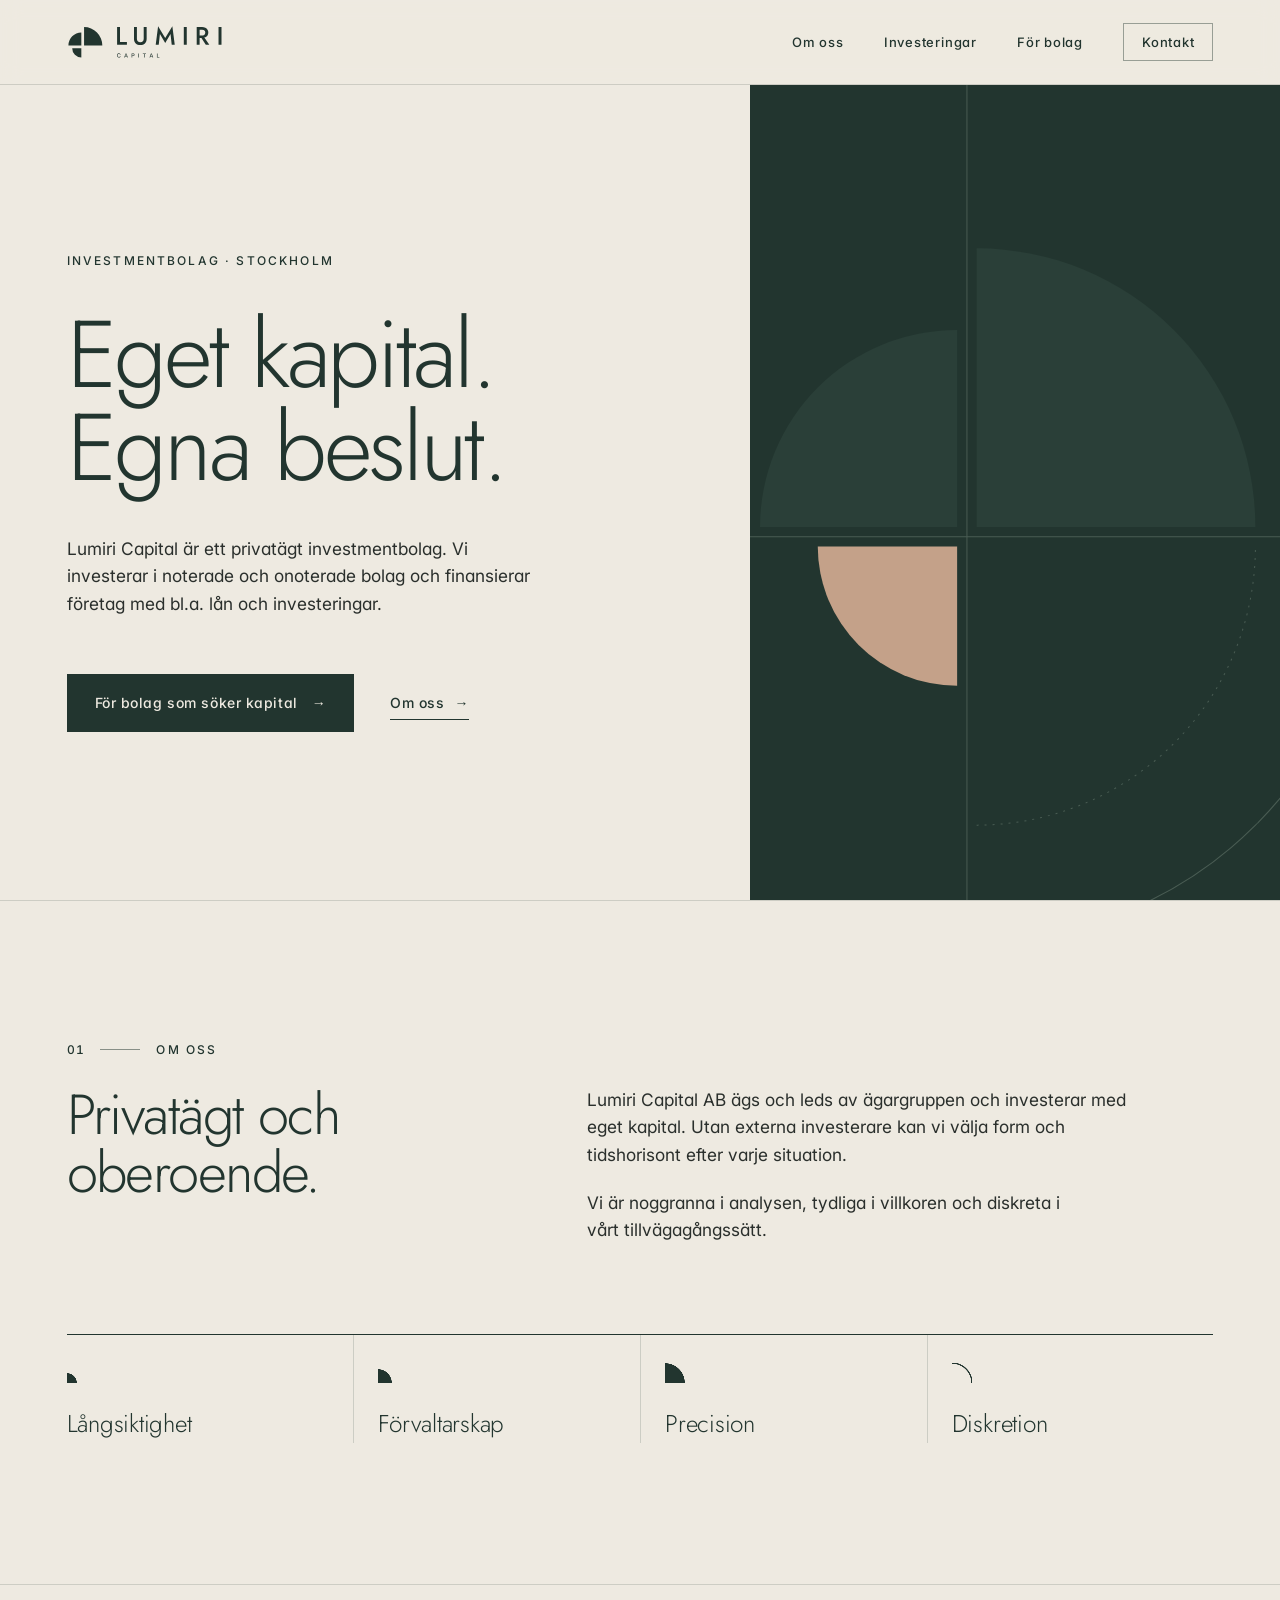
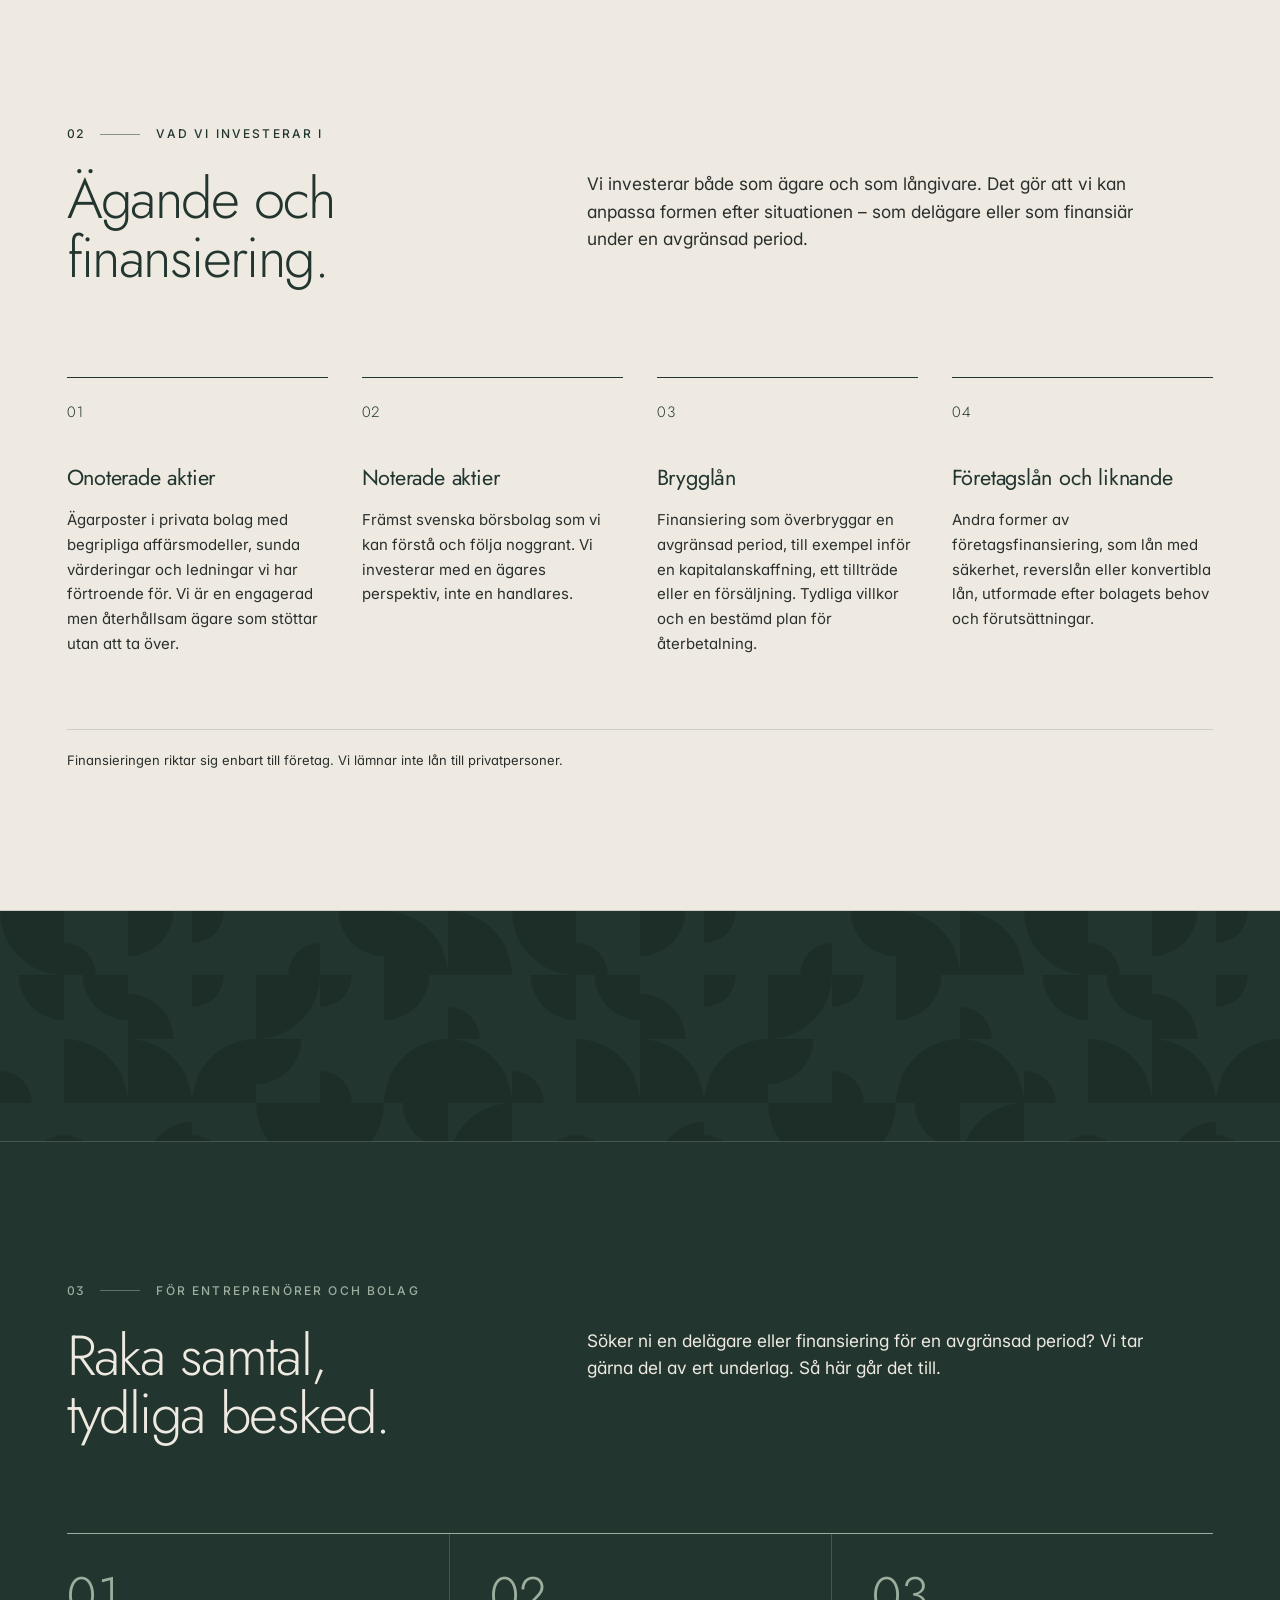
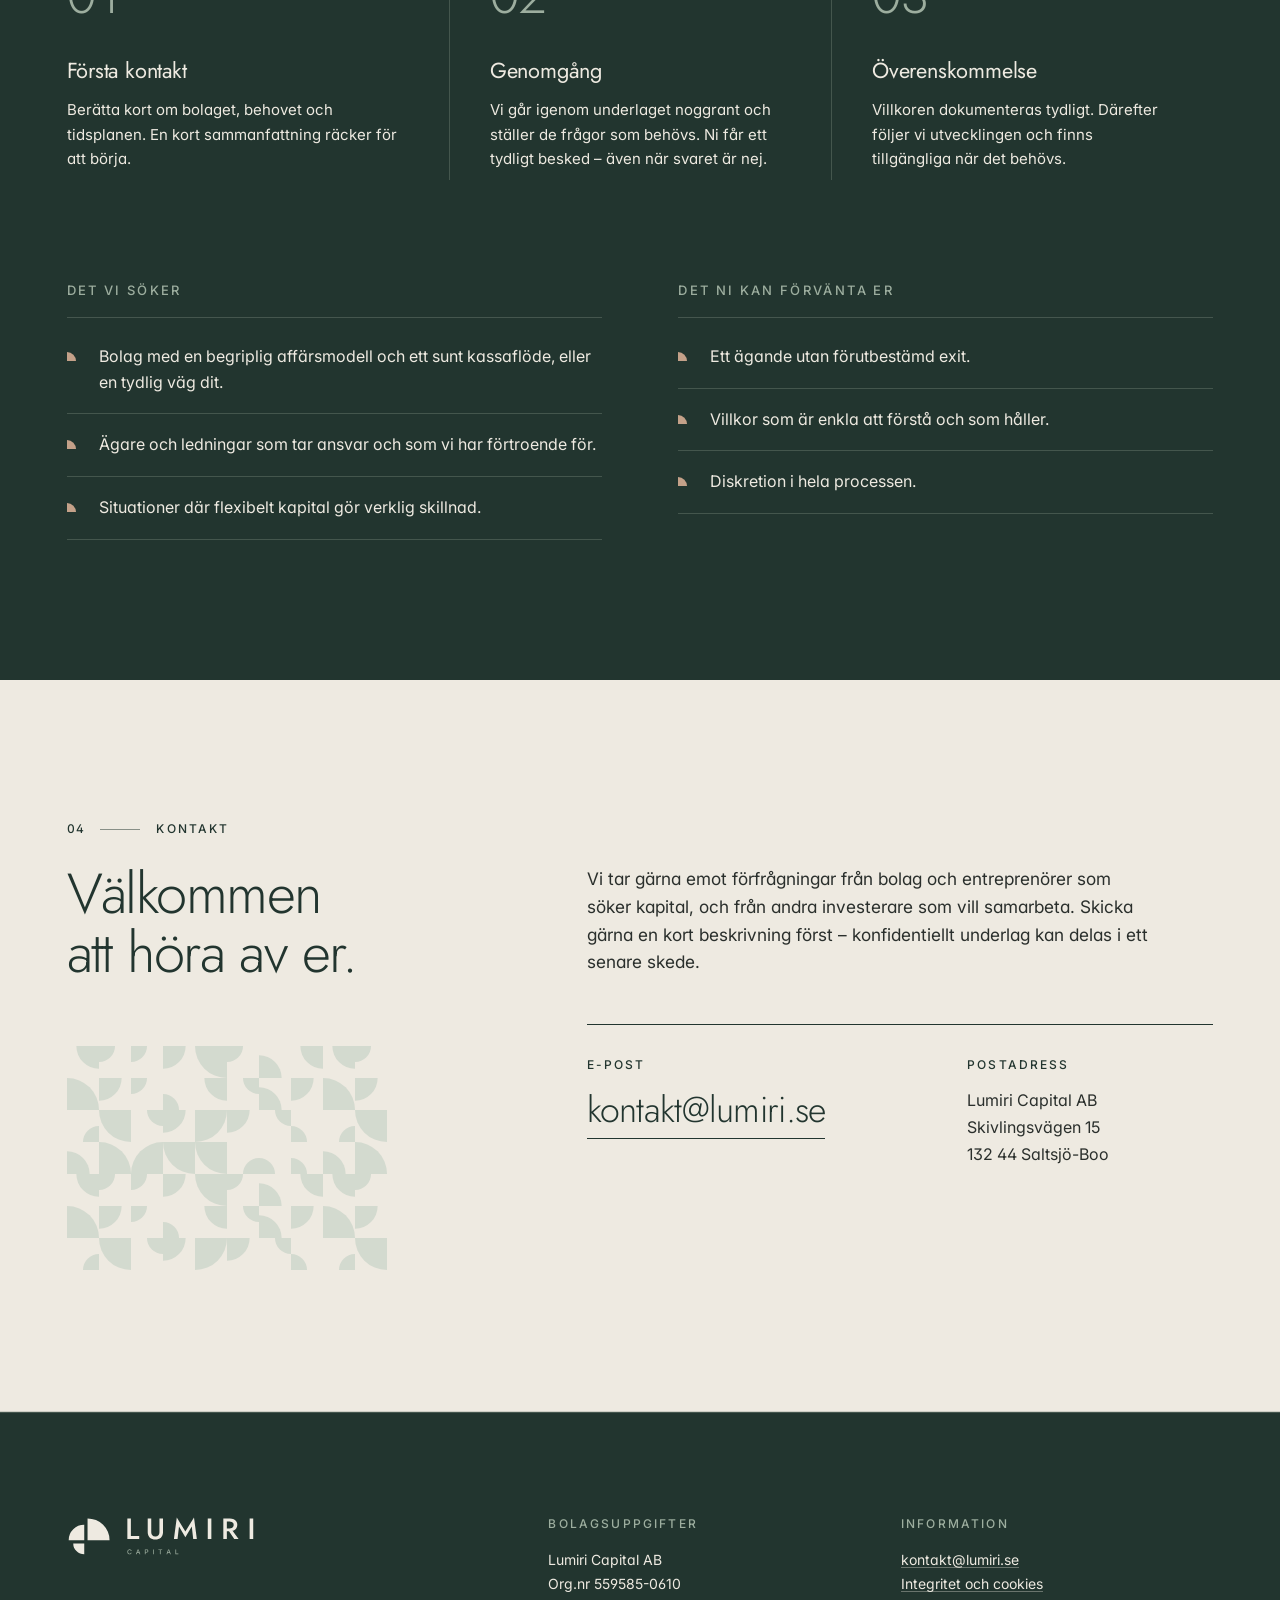
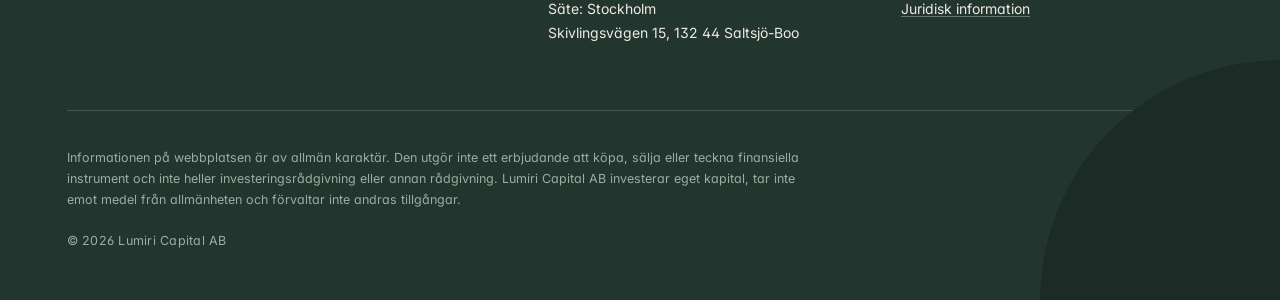
<file: index.html>
<!doctype html>
<html lang="sv">
<head>
<meta charset="utf-8">
<meta name="viewport" content="width=device-width, initial-scale=1">
<title>Lumiri Capital – investmentbolag</title>
<meta name="description" content="Lumiri Capital AB är ett privatägt investmentbolag som investerar i noterade och onoterade bolag och finansierar företag.">
<link rel="canonical" href="https://lumiri.se/">
<meta name="theme-color" content="#22352F">
<meta property="og:type" content="website">
<meta property="og:locale" content="sv_SE">
<meta property="og:site_name" content="Lumiri Capital">
<meta property="og:title" content="Lumiri Capital – investmentbolag">
<meta property="og:description" content="Lumiri Capital AB är ett privatägt investmentbolag som investerar i noterade och onoterade bolag och finansierar företag.">
<meta property="og:url" content="https://lumiri.se/">
<meta property="og:image" content="https://lumiri.se/assets/img/og.png">
<link rel="icon" href="assets/img/favicon.svg" type="image/svg+xml">
<link rel="icon" href="assets/img/favicon-32.png" sizes="32x32" type="image/png">
<link rel="icon" href="assets/img/favicon-16.png" sizes="16x16" type="image/png">
<link rel="apple-touch-icon" href="assets/img/apple-touch-icon.png">
<link rel="manifest" href="site.webmanifest">
<link rel="preload" href="assets/fonts/jost-var-latin.woff2" as="font" type="font/woff2" crossorigin>
<link rel="preload" href="assets/fonts/inter-var-latin.woff2" as="font" type="font/woff2" crossorigin>
<link rel="stylesheet" href="assets/style.css">
</head>
<body>
<a class="skip" href="#innehall">Hoppa till innehållet</a>
<header class="site-header">
  <div class="wrap">
    <a class="brand" href="./" aria-label="Lumiri Capital – till startsidan"><img src="assets/img/lumiri-capital.svg" alt="Lumiri Capital" width="170" height="37"></a>
    <nav class="nav" aria-label="Huvudmeny">
      <ul>
        <li><a href="#om-oss">Om oss</a></li>
        <li><a href="#investeringar">Investeringar</a></li>
        <li><a href="#for-bolag">För bolag</a></li>
        <li><a href="#kontakt">Kontakt</a></li>
      </ul>
    </nav>
  </div>
</header>
<main id="innehall">

<section class="hero" aria-labelledby="hero-rubrik">
  <div class="hero-text">
    <span class="label">Investmentbolag · Stockholm</span>
    <h1 id="hero-rubrik">Eget kapital.<br>Egna beslut.</h1>
    <p class="lead">Lumiri Capital är ett privatägt investmentbolag. Vi investerar i noterade och onoterade bolag och finansierar företag med bl.a. lån och investeringar.</p>
    <div class="actions">
      <a class="btn" href="#for-bolag">För bolag som söker kapital</a>
      <a class="link-arrow" href="#om-oss">Om oss</a>
    </div>
  </div>
  <div class="hero-art" aria-hidden="true">
    <picture>
      <source media="(max-width: 860px)" srcset="assets/img/komposition-liggande.svg">
      <img src="assets/img/komposition-staende.svg" alt="" width="600" height="848" fetchpriority="high">
    </picture>
  </div>
</section>

<section class="section" id="om-oss" aria-labelledby="om-rubrik">
  <div class="wrap">
    <div class="section-head">
      <div>
        <span class="label eyebrow"><span class="idx">01</span>Om oss</span>
        <h2 id="om-rubrik">Privatägt och oberoende.</h2>
      </div>
      <div>
        <p class="lead">Lumiri Capital AB ägs och leds av ägargruppen och investerar med eget kapital. Utan externa investerare kan vi välja form och tidshorisont efter varje situation.</p>
        <p class="lead">Vi är noggranna i analysen, tydliga i villkoren och diskreta i vårt tillvägagångssätt.</p>
      </div>
    </div>
    <ul class="values" aria-label="Värderingar">
      <li>Långsiktighet</li><li>Förvaltarskap</li><li>Precision</li><li>Diskretion</li>
    </ul>
  </div>
</section>

<section class="section" id="investeringar" aria-labelledby="inv-rubrik">
  <div class="wrap">
    <div class="section-head">
      <div>
        <span class="label eyebrow"><span class="idx">02</span>Vad vi investerar i</span>
        <h2 id="inv-rubrik">Ägande och finansiering.</h2>
      </div>
      <div>
        <p class="lead">Vi investerar både som ägare och som långivare. Det gör att vi kan anpassa formen efter situationen – som delägare eller som finansiär under en avgränsad period.</p>
      </div>
    </div>

    <ul class="areas">
      <li>
        <span class="num">01</span>
        <div>
          <h3>Onoterade aktier</h3>
          <p>Ägarposter i privata bolag med begripliga affärsmodeller, sunda värderingar och ledningar vi har förtroende för. Vi är en engagerad men återhållsam ägare som stöttar utan att ta över.</p>
        </div>
      </li>
      <li>
        <span class="num">02</span>
        <div>
          <h3>Noterade aktier</h3>
          <p>Främst svenska börsbolag som vi kan förstå och följa noggrant. Vi investerar med en ägares perspektiv, inte en handlares.</p>
        </div>
      </li>
      <li>
        <span class="num">03</span>
        <div>
          <h3>Brygglån</h3>
          <p>Finansiering som överbryggar en avgränsad period, till exempel inför en kapitalanskaffning, ett tillträde eller en försäljning. Tydliga villkor och en bestämd plan för återbetalning.</p>
        </div>
      </li>
      <li>
        <span class="num">04</span>
        <div>
          <h3>Företagslån och liknande</h3>
          <p>Andra former av företagsfinansiering, som lån med säkerhet, reverslån eller konvertibla lån, utformade efter bolagets behov och förutsättningar.</p>
        </div>
      </li>
    </ul>
    <p class="note">Finansieringen riktar sig enbart till företag. Vi lämnar inte lån till privatpersoner.</p>
  </div>
</section>

<section class="section dark" id="for-bolag" aria-labelledby="bolag-rubrik">
  <div class="band" aria-hidden="true"></div>
  <div class="wrap">
    <div class="section-head">
      <div>
        <span class="label eyebrow"><span class="idx">03</span>För entreprenörer och bolag</span>
        <h2 id="bolag-rubrik">Raka samtal, tydliga besked.</h2>
      </div>
      <div>
        <p class="lead">Söker ni en delägare eller finansiering för en avgränsad period? Vi tar gärna del av ert underlag. Så här går det till.</p>
      </div>
    </div>

    <ol class="steps">
      <li>
        <span class="num">01</span>
        <h3>Första kontakt</h3>
        <p>Berätta kort om bolaget, behovet och tidsplanen. En kort sammanfattning räcker för att börja.</p>
      </li>
      <li>
        <span class="num">02</span>
        <h3>Genomgång</h3>
        <p>Vi går igenom underlaget noggrant och ställer de frågor som behövs. Ni får ett tydligt besked – även när svaret är nej.</p>
      </li>
      <li>
        <span class="num">03</span>
        <h3>Överenskommelse</h3>
        <p>Villkoren dokumenteras tydligt. Därefter följer vi utvecklingen och finns tillgängliga när det behövs.</p>
      </li>
    </ol>

    <div class="split">
      <div>
        <h3>Det vi söker</h3>
        <ul class="ticks">
          <li>Bolag med en begriplig affärsmodell och ett sunt kassaflöde, eller en tydlig väg dit.</li>
          <li>Ägare och ledningar som tar ansvar och som vi har förtroende för.</li>
          <li>Situationer där flexibelt kapital gör verklig skillnad.</li>
        </ul>
      </div>
      <div>
        <h3>Det ni kan förvänta er</h3>
        <ul class="ticks">
          <li>Ett ägande utan förutbestämd exit.</li>
          <li>Villkor som är enkla att förstå och som håller.</li>
          <li>Diskretion i hela processen.</li>
        </ul>
      </div>
    </div>
  </div>
</section>

<section class="section" id="kontakt" aria-labelledby="kontakt-rubrik">
  <div class="wrap contact-grid">
    <div>
      <span class="label eyebrow"><span class="idx">04</span>Kontakt</span>
      <h2 id="kontakt-rubrik">Välkommen att höra av er.</h2>
      <div class="contact-art" aria-hidden="true"></div>
    </div>
    <div>
      <p class="lead">Vi tar gärna emot förfrågningar från bolag och entreprenörer som söker kapital, och från andra investerare som vill samarbeta. Skicka gärna en kort beskrivning först – konfidentiellt underlag kan delas i ett senare skede.</p>
      <div class="contact-card">
        <div>
          <span class="label">E-post</span>
          <!-- PLATSHÅLLARE: kontakt@lumiri.se finns inte ännu – skapas hos Loopia före publicering -->
          <a class="contact-email" href="mailto:kontakt@lumiri.se">kontakt@lumiri.se</a>
        </div>
        <div>
          <span class="label">Postadress</span>
          <address>Lumiri Capital AB<br>Skivlingsvägen 15<br>132 44 Saltsjö-Boo</address>
        </div>
      </div>
    </div>
  </div>
</section>

</main>
<footer class="site-footer">
  <div class="wrap">
    <div class="footer-top">
      <div><img src="assets/img/lumiri-capital-negativ.svg" alt="Lumiri Capital" width="180" height="39"></div>
      <div>
        <span class="label">Bolagsuppgifter</span>
        <ul>
          <li>Lumiri Capital AB</li>
          <li>Org.nr 559585-0610</li>
          <li>Säte: Stockholm</li>
          <li>Skivlingsvägen 15, 132 44 Saltsjö-Boo</li>
        </ul>
      </div>
      <div>
        <span class="label">Information</span>
        <ul>
          <!-- PLATSHÅLLARE: kontakt@lumiri.se finns inte ännu – skapas hos Loopia före publicering -->
          <li><a href="mailto:kontakt@lumiri.se">kontakt@lumiri.se</a></li>
          <li><a href="integritet.html">Integritet och cookies</a></li>
          <li><a href="integritet.html#juridisk-information">Juridisk information</a></li>
        </ul>
      </div>
    </div>
    <p class="disclaimer">Informationen på webbplatsen är av allmän karaktär. Den utgör inte ett erbjudande att köpa, sälja eller teckna finansiella instrument och inte heller investeringsrådgivning eller annan rådgivning. Lumiri Capital AB investerar eget kapital, tar inte emot medel från allmänheten och förvaltar inte andras tillgångar.</p>
    <p class="copyright">© 2026 Lumiri Capital AB</p>
  </div>
</footer>
</body>
</html>
</file>
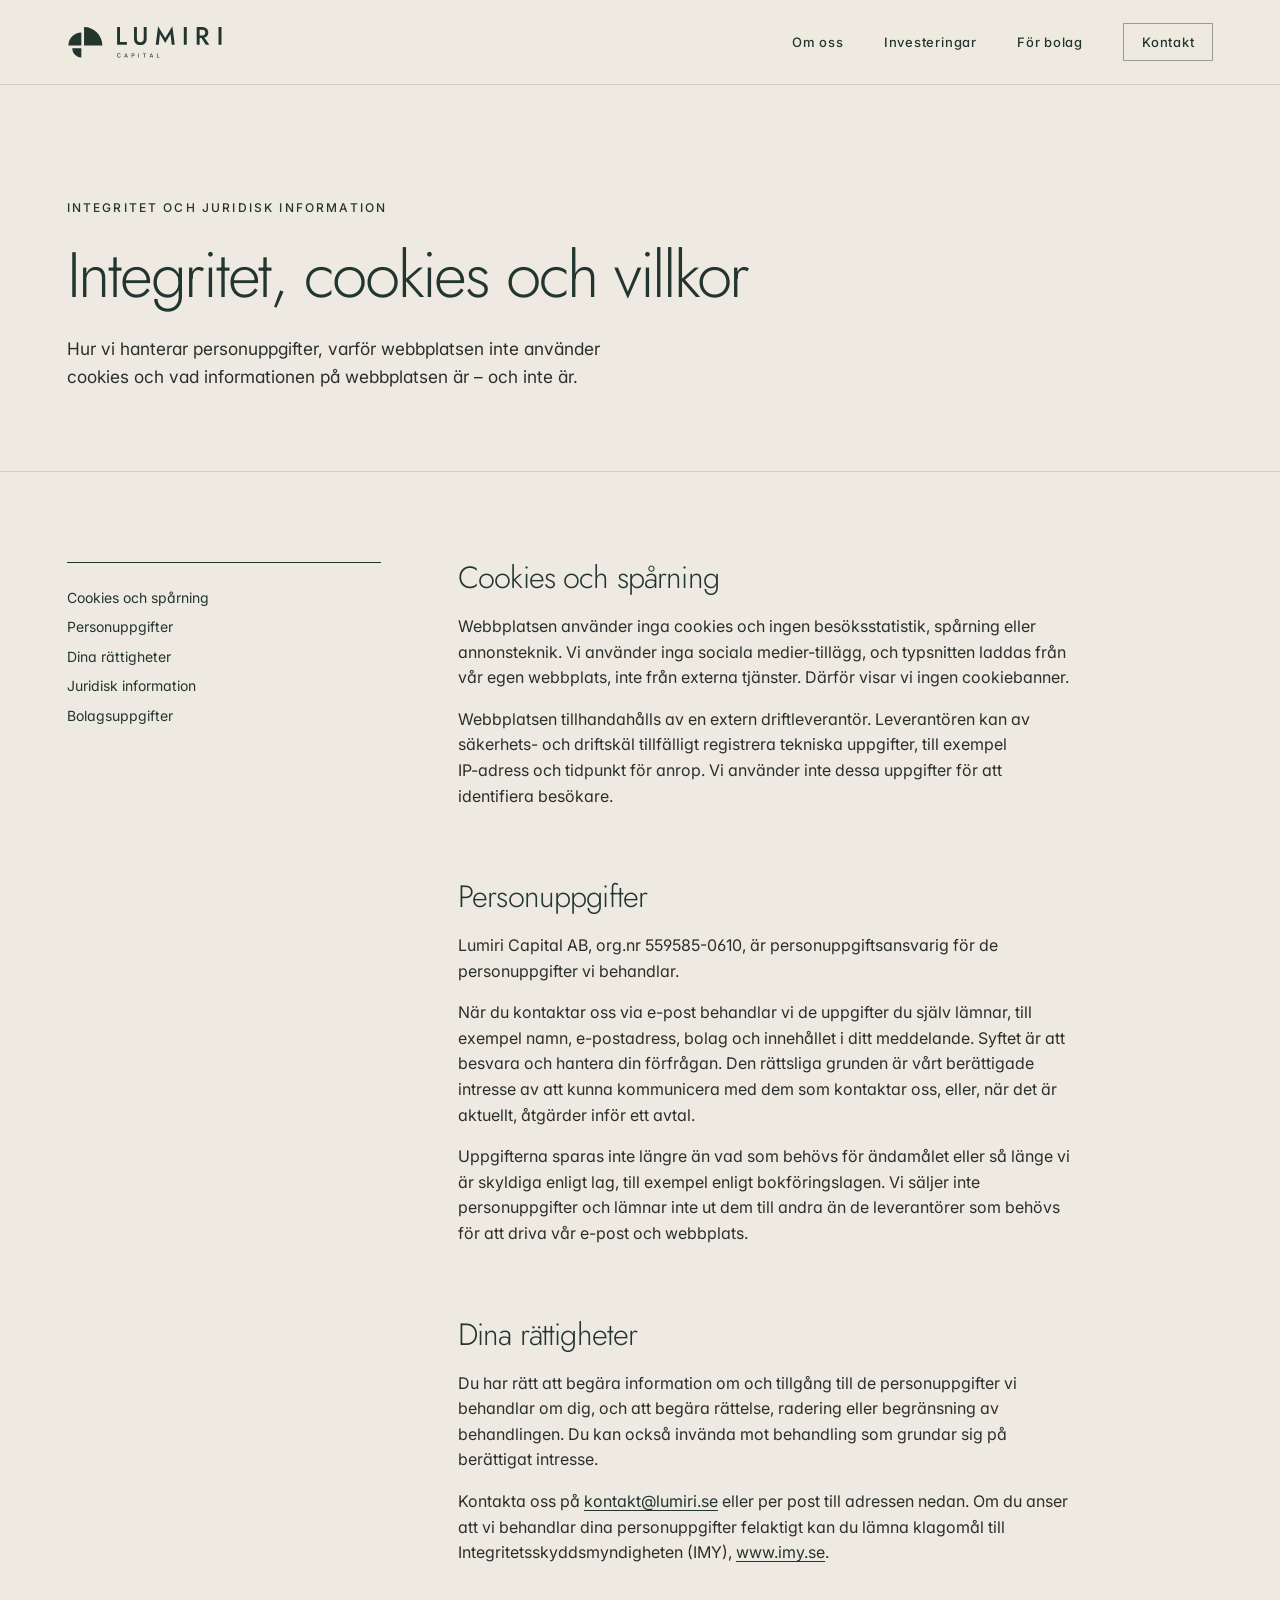
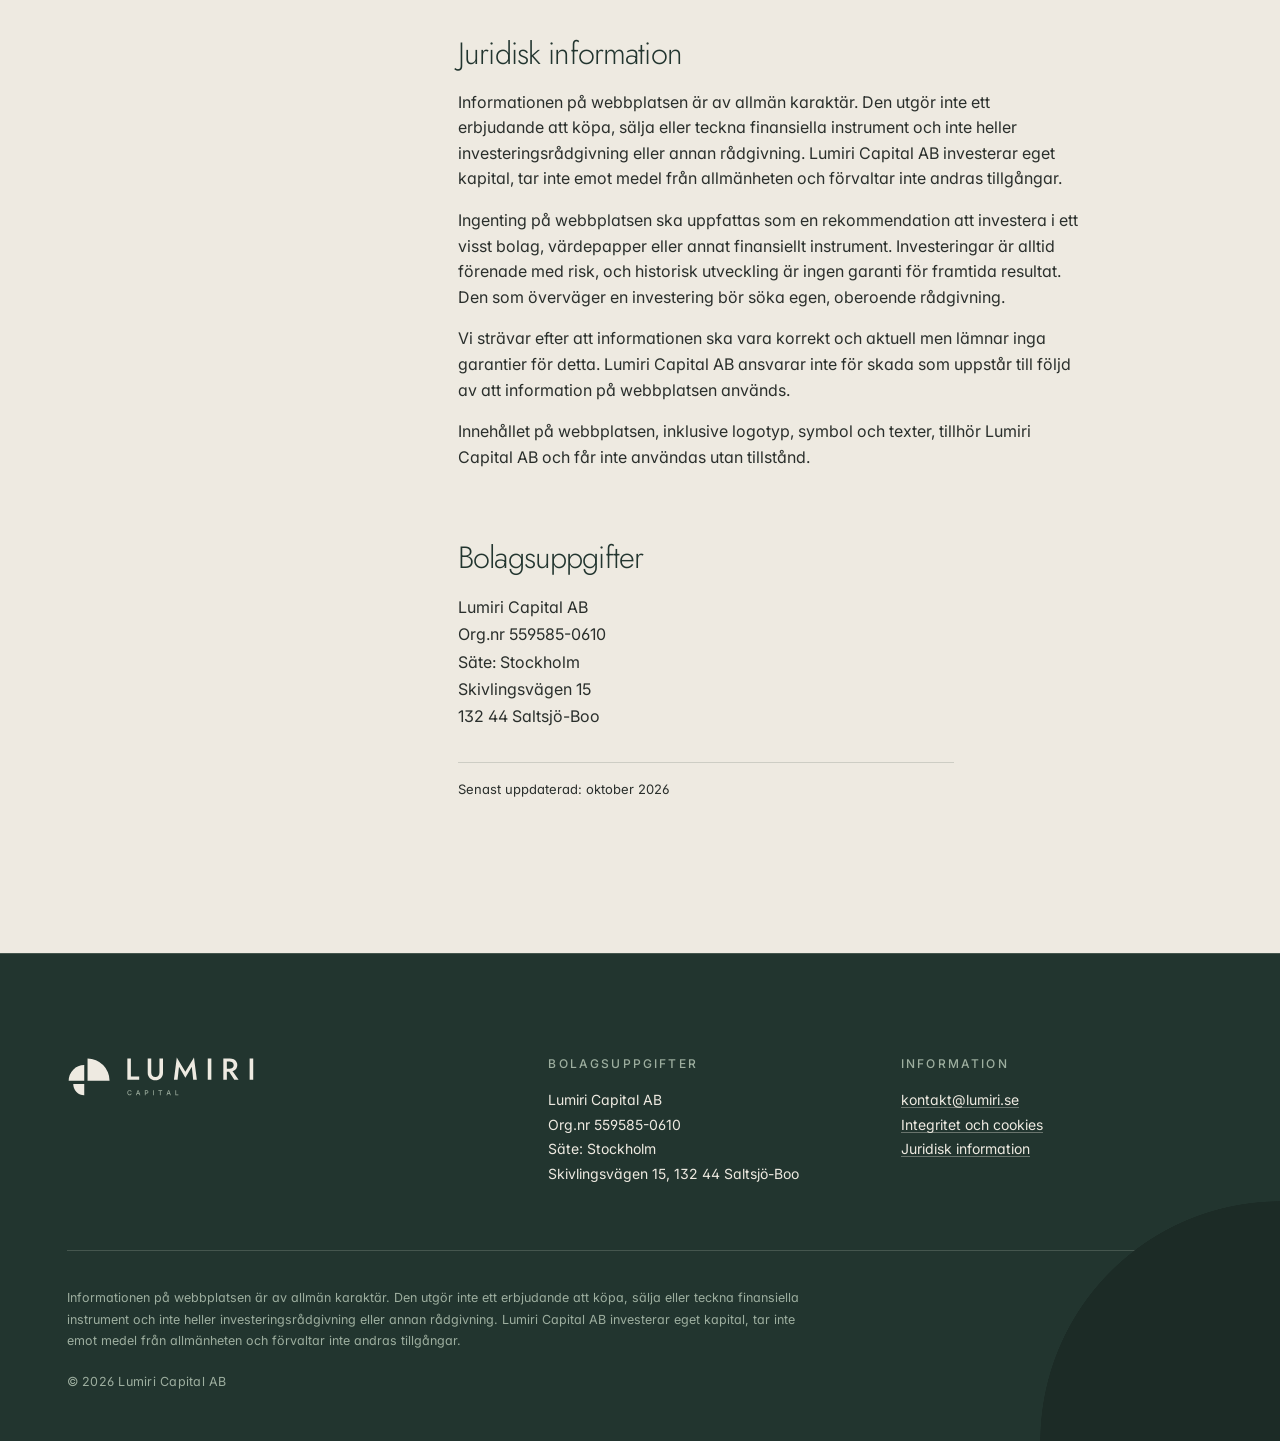
<file: integritet.html>
<!doctype html>
<html lang="sv">
<head>
<meta charset="utf-8">
<meta name="viewport" content="width=device-width, initial-scale=1">
<title>Integritet, cookies och villkor – Lumiri Capital</title>
<meta name="description" content="Så hanterar Lumiri Capital AB personuppgifter. Webbplatsen använder inga cookies eller spårning. Juridisk information och bolagsuppgifter.">
<link rel="canonical" href="https://lumiri.se/integritet.html">
<meta name="theme-color" content="#22352F">
<meta property="og:type" content="website">
<meta property="og:locale" content="sv_SE">
<meta property="og:site_name" content="Lumiri Capital">
<meta property="og:title" content="Integritet, cookies och villkor – Lumiri Capital">
<meta property="og:description" content="Så hanterar Lumiri Capital AB personuppgifter. Webbplatsen använder inga cookies eller spårning. Juridisk information och bolagsuppgifter.">
<meta property="og:url" content="https://lumiri.se/integritet.html">
<meta property="og:image" content="https://lumiri.se/assets/img/og.png">
<link rel="icon" href="assets/img/favicon.svg" type="image/svg+xml">
<link rel="icon" href="assets/img/favicon-32.png" sizes="32x32" type="image/png">
<link rel="icon" href="assets/img/favicon-16.png" sizes="16x16" type="image/png">
<link rel="apple-touch-icon" href="assets/img/apple-touch-icon.png">
<link rel="manifest" href="site.webmanifest">
<link rel="preload" href="assets/fonts/jost-var-latin.woff2" as="font" type="font/woff2" crossorigin>
<link rel="preload" href="assets/fonts/inter-var-latin.woff2" as="font" type="font/woff2" crossorigin>
<link rel="stylesheet" href="assets/style.css">
</head>
<body>
<a class="skip" href="#innehall">Hoppa till innehållet</a>
<header class="site-header">
  <div class="wrap">
    <a class="brand" href="./" aria-label="Lumiri Capital – till startsidan"><img src="assets/img/lumiri-capital.svg" alt="Lumiri Capital" width="170" height="37"></a>
    <nav class="nav" aria-label="Huvudmeny">
      <ul>
        <li><a href="index.html#om-oss">Om oss</a></li>
        <li><a href="index.html#investeringar">Investeringar</a></li>
        <li><a href="index.html#for-bolag">För bolag</a></li>
        <li><a href="index.html#kontakt">Kontakt</a></li>
      </ul>
    </nav>
  </div>
</header>
<main id="innehall">
<div class="page-head">
  <div class="wrap">
    <span class="label">Integritet och juridisk information</span>
    <h1>Integritet, cookies och villkor</h1>
    <p class="lead">Hur vi hanterar personuppgifter, varför webbplatsen inte använder cookies och vad informationen på webbplatsen är – och inte är.</p>
  </div>
</div>
<div class="legal">
  <div class="wrap">
    <nav aria-label="Innehåll på sidan">
      <ol>
        <li><a href="#cookies">Cookies och spårning</a></li>
        <li><a href="#personuppgifter">Personuppgifter</a></li>
        <li><a href="#rattigheter">Dina rättigheter</a></li>
        <li><a href="#juridisk-information">Juridisk information</a></li>
        <li><a href="#bolagsuppgifter">Bolagsuppgifter</a></li>
      </ol>
    </nav>
    <article>
      <h2 id="cookies">Cookies och spårning</h2>
      <p>Webbplatsen använder inga cookies och ingen besöksstatistik, spårning eller annonsteknik. Vi använder inga sociala medier-tillägg, och typsnitten laddas från vår egen webbplats, inte från externa tjänster. Därför visar vi ingen cookiebanner.</p>
      <p>Webbplatsen tillhandahålls av en extern driftleverantör. Leverantören kan av säkerhets- och driftskäl tillfälligt registrera tekniska uppgifter, till exempel IP-adress och tidpunkt för anrop. Vi använder inte dessa uppgifter för att identifiera besökare.</p>

      <h2 id="personuppgifter">Personuppgifter</h2>
      <p>Lumiri Capital AB, org.nr 559585-0610, är personuppgiftsansvarig för de personuppgifter vi behandlar.</p>
      <p>När du kontaktar oss via e-post behandlar vi de uppgifter du själv lämnar, till exempel namn, e-postadress, bolag och innehållet i ditt meddelande. Syftet är att besvara och hantera din förfrågan. Den rättsliga grunden är vårt berättigade intresse av att kunna kommunicera med dem som kontaktar oss, eller, när det är aktuellt, åtgärder inför ett avtal.</p>
      <p>Uppgifterna sparas inte längre än vad som behövs för ändamålet eller så länge vi är skyldiga enligt lag, till exempel enligt bokföringslagen. Vi säljer inte personuppgifter och lämnar inte ut dem till andra än de leverantörer som behövs för att driva vår e-post och webbplats.</p>

      <h2 id="rattigheter">Dina rättigheter</h2>
      <p>Du har rätt att begära information om och tillgång till de personuppgifter vi behandlar om dig, och att begära rättelse, radering eller begränsning av behandlingen. Du kan också invända mot behandling som grundar sig på berättigat intresse.</p>
      <p>Kontakta oss på <a href="mailto:kontakt@lumiri.se">kontakt@lumiri.se</a> eller per post till adressen nedan. Om du anser att vi behandlar dina personuppgifter felaktigt kan du lämna klagomål till Integritetsskyddsmyndigheten (IMY), <a href="https://www.imy.se" rel="noopener">www.imy.se</a>.</p>

      <h2 id="juridisk-information">Juridisk information</h2>
      <p>Informationen på webbplatsen är av allmän karaktär. Den utgör inte ett erbjudande att köpa, sälja eller teckna finansiella instrument och inte heller investeringsrådgivning eller annan rådgivning. Lumiri Capital AB investerar eget kapital, tar inte emot medel från allmänheten och förvaltar inte andras tillgångar.</p>
      <p>Ingenting på webbplatsen ska uppfattas som en rekommendation att investera i ett visst bolag, värdepapper eller annat finansiellt instrument. Investeringar är alltid förenade med risk, och historisk utveckling är ingen garanti för framtida resultat. Den som överväger en investering bör söka egen, oberoende rådgivning.</p>
      <p>Vi strävar efter att informationen ska vara korrekt och aktuell men lämnar inga garantier för detta. Lumiri Capital AB ansvarar inte för skada som uppstår till följd av att information på webbplatsen används.</p>
      <p>Innehållet på webbplatsen, inklusive logotyp, symbol och texter, tillhör Lumiri Capital AB och får inte användas utan tillstånd.</p>

      <h2 id="bolagsuppgifter">Bolagsuppgifter</h2>
      <address>Lumiri Capital AB<br>Org.nr 559585-0610<br>Säte: Stockholm<br>Skivlingsvägen 15<br>132 44 Saltsjö-Boo</address>
      <p class="updated" style="margin-top:32px">Senast uppdaterad: oktober 2026</p>
    </article>
  </div>
</div>
</main>
<footer class="site-footer">
  <div class="wrap">
    <div class="footer-top">
      <div><img src="assets/img/lumiri-capital-negativ.svg" alt="Lumiri Capital" width="180" height="39"></div>
      <div>
        <span class="label">Bolagsuppgifter</span>
        <ul>
          <li>Lumiri Capital AB</li>
          <li>Org.nr 559585-0610</li>
          <li>Säte: Stockholm</li>
          <li>Skivlingsvägen 15, 132 44 Saltsjö-Boo</li>
        </ul>
      </div>
      <div>
        <span class="label">Information</span>
        <ul>
          <!-- PLATSHÅLLARE: kontakt@lumiri.se finns inte ännu – skapas hos Loopia före publicering -->
          <li><a href="mailto:kontakt@lumiri.se">kontakt@lumiri.se</a></li>
          <li><a href="integritet.html">Integritet och cookies</a></li>
          <li><a href="integritet.html#juridisk-information">Juridisk information</a></li>
        </ul>
      </div>
    </div>
    <p class="disclaimer">Informationen på webbplatsen är av allmän karaktär. Den utgör inte ett erbjudande att köpa, sälja eller teckna finansiella instrument och inte heller investeringsrådgivning eller annan rådgivning. Lumiri Capital AB investerar eget kapital, tar inte emot medel från allmänheten och förvaltar inte andras tillgångar.</p>
    <p class="copyright">© 2026 Lumiri Capital AB</p>
  </div>
</footer>
</body>
</html>
</file>
<file: assets/style.css>
/* Lumiri Capital – webbplats. Färger, typsnitt och grafiska element enligt grafisk profil v1.0 (okt 2026). */
@font-face{font-family:"Jost";src:url("fonts/jost-var-latin.woff2") format("woff2");font-weight:300 600;font-style:normal;font-display:swap}
@font-face{font-family:"Inter";src:url("fonts/inter-var-latin.woff2") format("woff2");font-weight:400 600;font-style:normal;font-display:swap}

:root{
  --gran:#22352F; --linne:#EEEAE1; --salvia:#9DAE9F; --lera:#C4A189; --grafit:#2A2F2C;
  --vit:#FFFFFF; --gran-mork:#1C2B26;
  --hair:rgba(34,53,47,.16); --hair-strong:rgba(34,53,47,.42); --hair-dark:rgba(157,174,159,.28);
  --heading:"Jost","Century Gothic",system-ui,sans-serif;
  --body:"Inter","Arial",system-ui,sans-serif;
  --wrap:1280px; --pad:clamp(22px,5.2vw,72px);
  --ease:cubic-bezier(.2,.7,.2,1);
}
*,*::before,*::after{box-sizing:border-box}
html{-webkit-text-size-adjust:100%;scroll-behavior:smooth;scroll-padding-top:96px}
body{margin:0;background:var(--linne);color:var(--grafit);font-family:var(--body);font-size:16px;line-height:1.6;font-feature-settings:"cv11","ss01";text-rendering:optimizeLegibility;-webkit-font-smoothing:antialiased;-moz-osx-font-smoothing:grayscale}
img,svg{display:block;max-width:100%;height:auto}
::selection{background:var(--gran);color:var(--linne)}
a{color:var(--gran);text-decoration:none;background:linear-gradient(currentColor,currentColor) 0 100%/100% 1px no-repeat;transition:background-size .45s var(--ease),color .2s}
:focus-visible{outline:1px solid currentColor;outline-offset:6px}
p{margin:0 0 1em;max-width:62ch}
p,li{text-wrap:pretty}
h1,h2,h3{font-family:var(--heading);color:var(--gran);margin:0;text-wrap:balance}
h1{font-weight:300;font-size:clamp(56px,7.4vw,112px);line-height:.98;letter-spacing:-.035em}
h2{font-weight:300;font-size:clamp(36px,4.4vw,64px);line-height:1.04;letter-spacing:-.028em}
h3{font-weight:400;font-size:clamp(20px,1.7vw,24px);line-height:1.3;letter-spacing:-.01em}
.wrap{max-width:var(--wrap);margin:0 auto;padding:0 var(--pad)}
.label{display:block;font-family:var(--body);font-weight:500;font-size:12px;line-height:16px;letter-spacing:.18em;text-transform:uppercase;color:var(--gran);margin:0 0 28px}
.eyebrow{display:flex;align-items:center;gap:0}
.eyebrow .idx{font-variant-numeric:tabular-nums;letter-spacing:.08em;display:inline-flex;align-items:center}
.eyebrow .idx::after{content:"";display:inline-block;width:40px;height:1px;background:currentColor;opacity:.5;margin:0 16px}
.lead{font-size:clamp(17px,1.35vw,20px);line-height:1.6;max-width:52ch;color:var(--grafit)}
.num{font-family:var(--heading);font-weight:300;font-size:15px;line-height:1;color:var(--gran);font-variant-numeric:tabular-nums;letter-spacing:.06em}
.skip{position:absolute;left:-9999px;top:0;background:var(--gran);color:var(--linne);padding:10px 16px;z-index:20}
.skip:focus{left:16px;top:16px}

/* Sidhuvud */
.site-header{position:sticky;top:0;z-index:10;background:rgba(238,234,225,.94);-webkit-backdrop-filter:saturate(1.2) blur(10px);backdrop-filter:saturate(1.2) blur(10px);border-bottom:1px solid var(--hair)}
.site-header .wrap{display:flex;align-items:center;justify-content:space-between;gap:24px;height:84px}
.brand{display:block;background:none;padding:8px 0}
.brand img{width:156px;height:auto}
.nav ul{display:flex;align-items:center;gap:40px;list-style:none;margin:0;padding:0}
.nav a{font-size:13px;font-weight:500;letter-spacing:.06em;padding:6px 0;background-size:0 1px;background-position:100% 100%}
.nav a:hover,.nav a:focus-visible{background-size:100% 1px;background-position:0 100%}
.nav li:last-child a{border:1px solid var(--hair-strong);padding:10px 18px;background:none;transition:background-color .3s var(--ease),color .3s var(--ease),border-color .3s}
.nav li:last-child a:hover{background:var(--gran);color:var(--linne);border-color:var(--gran)}

/* Hero */
.hero{display:grid;grid-template-columns:minmax(0,1.414fr) minmax(0,1fr);min-height:clamp(640px,calc(100vh - 84px),900px);border-bottom:1px solid var(--hair)}
.hero-text{display:flex;flex-direction:column;justify-content:center;padding:clamp(72px,9vw,140px) clamp(24px,5vw,96px) clamp(72px,9vw,140px) max(var(--pad),calc((100vw - var(--wrap))/2 + var(--pad)))}
.hero-text .label{margin-bottom:40px}
.hero-text h1{margin-bottom:40px}
.hero-text .lead{margin-bottom:56px;max-width:44ch}
.hero-art{position:relative;overflow:hidden;background:var(--gran);margin:0}
.hero-art img{position:absolute;inset:0;width:100%;height:100%;object-fit:cover}
.actions{display:flex;flex-wrap:wrap;gap:20px 36px;align-items:center}
.btn{display:inline-flex;align-items:center;gap:14px;background:var(--gran);color:var(--linne);padding:18px 28px;font-size:14px;font-weight:500;letter-spacing:.04em;transition:background-color .3s var(--ease)}
.btn::after,.link-arrow::after{content:"→";display:inline-block;transition:transform .45s var(--ease)}
.btn:hover{background:var(--gran-mork)}
.btn:hover::after,.link-arrow:hover::after{transform:translateX(5px)}
.link-arrow{font-weight:500;font-size:14px;letter-spacing:.04em;padding:6px 0;display:inline-flex;gap:10px}
.link-arrow:hover{background-size:0 1px;background-position:100% 100%}

/* Lugn entré – endast vid sidladdning, ingen JS */
@media (prefers-reduced-motion:no-preference){
  .hero-text > *{animation:rise 1s var(--ease) both}
  .hero-text > :nth-child(2){animation-delay:.08s}
  .hero-text > :nth-child(3){animation-delay:.16s}
  .hero-text > :nth-child(4){animation-delay:.24s}
  .hero-art img{animation:fade 1.4s var(--ease) both .1s}
}
@media (prefers-reduced-motion:reduce){html{scroll-behavior:auto}*{transition:none!important}}
@keyframes rise{from{opacity:0;transform:translateY(14px)}to{opacity:1;transform:none}}
@keyframes fade{from{opacity:0}to{opacity:1}}

/* Sektioner */
.section{padding:clamp(88px,11vw,168px) 0;border-bottom:1px solid var(--hair)}
.section-head{display:grid;grid-template-columns:minmax(0,1fr) minmax(0,1.414fr);gap:clamp(32px,6vw,112px);align-items:start;margin-bottom:clamp(56px,7vw,104px)}
.section-head h2{max-width:12ch}
.section-head .lead{margin:0}
.section-head .lead + .lead{margin-top:20px}
.section-head > div:last-child{padding-top:44px}

/* Om oss – värderingar */
.values{list-style:none;margin:0;padding:0;display:grid;grid-template-columns:repeat(4,1fr);border-top:1px solid var(--gran)}
.values li{font-family:var(--heading);font-weight:300;font-size:clamp(20px,1.9vw,26px);letter-spacing:-.01em;color:var(--gran);padding:28px 24px 0 0;position:relative}
.values li + li{padding-left:24px;border-left:1px solid var(--hair)}
.values li::before{content:"";display:block;width:20px;height:20px;margin-bottom:22px;background:radial-gradient(circle at 0 100%,var(--gran) 9.6px,transparent 10px) 0 100%/20px 20px no-repeat}
.values li:nth-child(2)::before{background-image:radial-gradient(circle at 0 100%,var(--gran) 13.6px,transparent 14px)}
.values li:nth-child(3)::before{background-image:radial-gradient(circle at 0 100%,var(--gran) 19.6px,transparent 20px)}
.values li:nth-child(4)::before{background-image:radial-gradient(circle at 0 100%,transparent 19px,var(--gran) 19.5px,var(--gran) 20.3px,transparent 20.8px)}

/* Investeringar */
.areas{display:grid;grid-template-columns:repeat(4,minmax(0,1fr));gap:0 clamp(24px,2.6vw,40px);margin:0;padding:0}
.areas li{list-style:none;padding:28px 0 0;position:relative;display:block}
.areas li::before{content:"";position:absolute;left:0;right:0;top:0;height:1px;background:var(--gran);transform-origin:left;transition:background-color .4s var(--ease),height .4s var(--ease)}
.areas li:hover::before{background:var(--lera);height:2px}
.areas .num{display:block;margin-bottom:44px}
.areas h3{margin:0 0 16px}
.areas p{margin:0;font-size:15px;line-height:1.65}
.note{font-size:13px;line-height:20px;color:var(--grafit);margin:72px 0 0;padding-top:20px;border-top:1px solid var(--hair);max-width:none}

/* Mörk sektion med mönsterband */
.dark{background:var(--gran);color:var(--linne);padding-top:0;border-bottom:0}
.dark h2,.dark h3{color:var(--linne)}
.dark .label,.dark .num{color:var(--salvia)}
.dark .lead{color:var(--linne)}
.dark a{color:var(--linne)}
.band{height:clamp(160px,18vw,260px);background:url("img/monster-gran.svg") 0 0/512px 256px repeat;border-bottom:1px solid var(--hair-dark);margin-bottom:clamp(88px,11vw,168px)}
.steps{display:grid;grid-template-columns:repeat(3,minmax(0,1fr));gap:0;margin:0;padding:0;border-top:1px solid var(--salvia)}
.steps li{list-style:none;padding:36px 40px 8px 0}
.steps li + li{padding-left:40px;border-left:1px solid var(--hair-dark)}
.steps .num{font-size:clamp(40px,4vw,56px);letter-spacing:-.02em;display:block;margin-bottom:36px}
.steps h3{margin:0 0 12px}
.steps p{margin:0;font-size:15px;line-height:1.65;color:var(--linne)}
.split{display:grid;grid-template-columns:1fr 1fr;gap:clamp(32px,6vw,112px);margin-top:clamp(72px,8vw,120px)}
.split h3{font-size:13px;font-family:var(--body);font-weight:500;letter-spacing:.18em;text-transform:uppercase;color:var(--salvia);margin-bottom:8px;padding-bottom:18px;border-bottom:1px solid var(--hair-dark)}
.ticks{margin:0;padding:0}
.ticks li{list-style:none;position:relative;padding:18px 0 18px 32px;line-height:1.6;border-bottom:1px solid var(--hair-dark)}
.ticks li::before{content:"";position:absolute;left:0;top:26px;width:9px;height:9px;background:var(--lera);border-radius:0 9px 0 0}

/* Kontakt */
.contact-grid{display:grid;grid-template-columns:minmax(0,1fr) minmax(0,1.414fr);gap:clamp(32px,6vw,112px);align-items:start}
.contact-art{margin-top:64px;width:320px;height:224px;background:url("img/monster-linne.svg") 0 0/256px 128px repeat}
.contact-grid > div:last-child{padding-top:44px}
.contact-card{border-top:1px solid var(--gran);margin-top:48px;padding-top:32px;display:grid;grid-template-columns:1.414fr 1fr;gap:32px}
.contact-card .label{margin-bottom:14px}
.contact-email{font-family:var(--heading);font-size:clamp(26px,2.8vw,40px);font-weight:300;letter-spacing:-.02em;line-height:1.3;overflow-wrap:anywhere;padding-bottom:4px}
.contact-email:hover{background-size:0 1px;background-position:100% 100%}
address{font-style:normal;line-height:1.7}

/* Sidfot */
.site-footer{background:var(--gran);color:var(--linne);padding:clamp(72px,8vw,112px) 0 48px;font-size:14px;line-height:1.75;position:relative;overflow:hidden;border-top:1px solid var(--hair-dark)}
.site-footer a{color:var(--linne);background-size:100% 1px;background-image:linear-gradient(rgba(238,234,225,.35),rgba(238,234,225,.35))}
.site-footer a:hover{background-image:linear-gradient(var(--linne),var(--linne))}
.footer-top{display:grid;grid-template-columns:1.414fr 1fr 1fr;gap:40px;padding-bottom:64px;border-bottom:1px solid var(--hair-dark)}
.footer-top img{width:188px}
.footer-top .label{color:var(--salvia);margin-bottom:16px}
.footer-top ul{list-style:none;margin:0;padding:0}
.disclaimer{color:var(--salvia);font-size:12.5px;line-height:1.7;max-width:92ch;margin:36px 0 0}
.copyright{color:var(--salvia);font-size:12.5px;margin:20px 0 0;letter-spacing:.02em}

@media (min-width:1101px){
  .site-footer::after{content:"";position:absolute;right:0;bottom:0;width:240px;height:240px;background:radial-gradient(circle at 100% 100%,var(--gran-mork) 239.5px,transparent 240px);pointer-events:none}
}

/* Juridisk sida */
.page-head{padding:clamp(72px,9vw,128px) 0 clamp(40px,5vw,64px);border-bottom:1px solid var(--hair)}
.page-head h1{font-size:clamp(38px,5vw,72px);margin-bottom:28px}
.legal{padding:clamp(56px,7vw,96px) 0 clamp(88px,11vw,140px)}
.legal .wrap{display:grid;grid-template-columns:minmax(0,1fr) minmax(0,2.4fr);gap:clamp(32px,6vw,112px)}
.legal nav ol{margin:0;padding:20px 0 0;border-top:1px solid var(--gran);list-style:none;position:sticky;top:116px;font-size:14px;line-height:2.1}
.legal nav a{background-size:0 1px}
.legal nav a:hover{background-size:100% 1px}
.legal article{max-width:68ch}
.legal article h2{font-size:clamp(26px,2.4vw,34px);margin:72px 0 20px;scroll-margin-top:110px}
.legal article h2:first-child{margin-top:0}
.legal article ul{padding-left:20px}
.legal article li{margin-bottom:8px}
.updated{font-size:13px;color:var(--grafit);margin-top:56px;padding-top:16px;border-top:1px solid var(--hair)}

/* 404 */
.notfound{min-height:62vh;display:flex;align-items:center;padding:96px 0}

/* Responsivt */
@media (max-width:1100px){
  .areas{grid-template-columns:repeat(2,minmax(0,1fr));gap:56px 40px}
}
@media (max-width:860px){
  .site-header .wrap{height:auto;flex-direction:column;align-items:flex-start;gap:4px;padding-top:14px;padding-bottom:10px}
  .brand img{width:136px}
  .nav{width:100%;overflow-x:auto;scrollbar-width:none}
  .nav ul{gap:24px;padding:6px 0}
  .nav a{white-space:nowrap}
  .nav li:last-child a{border:0;padding:6px 0;background:linear-gradient(currentColor,currentColor) 0 100%/0 1px no-repeat}
  .hero{grid-template-columns:1fr;min-height:0}
  .hero-text{padding:64px var(--pad) 72px}
  .hero-art{aspect-ratio:1.414/1}
  .section-head,.contact-grid,.split,.legal .wrap{grid-template-columns:1fr}
  .section-head > div:last-child,.contact-grid > div:last-child{padding-top:0}
  .section-head{gap:28px}
  .values{grid-template-columns:repeat(2,1fr)}
  .values li:nth-child(3){padding-left:0;border-left:0}
  .values li:nth-child(n+3){margin-top:12px;border-top:1px solid var(--hair)}
  .steps{grid-template-columns:1fr;border-top:0}
  .steps li,.steps li + li{padding:28px 0 36px;border-left:0;border-top:1px solid var(--hair-dark)}
  .steps li:first-child{border-top-color:var(--salvia)}
  .steps .num{margin-bottom:20px}
  .contact-art{display:none}
  .footer-top{grid-template-columns:1fr 1fr}
  .footer-top > div:first-child{grid-column:1 / -1}
  .legal nav ol{position:static}
}
@media (max-width:560px){
  .areas{grid-template-columns:1fr;gap:48px}
  .areas .num{margin-bottom:24px}
  .contact-card{grid-template-columns:1fr;gap:28px}
  .footer-top{grid-template-columns:1fr}
}
@media print{.site-header{position:static}.site-header .nav,.hero-art,.band,.contact-art{display:none}.dark,.site-footer{background:#fff;color:#000}}
</file>
